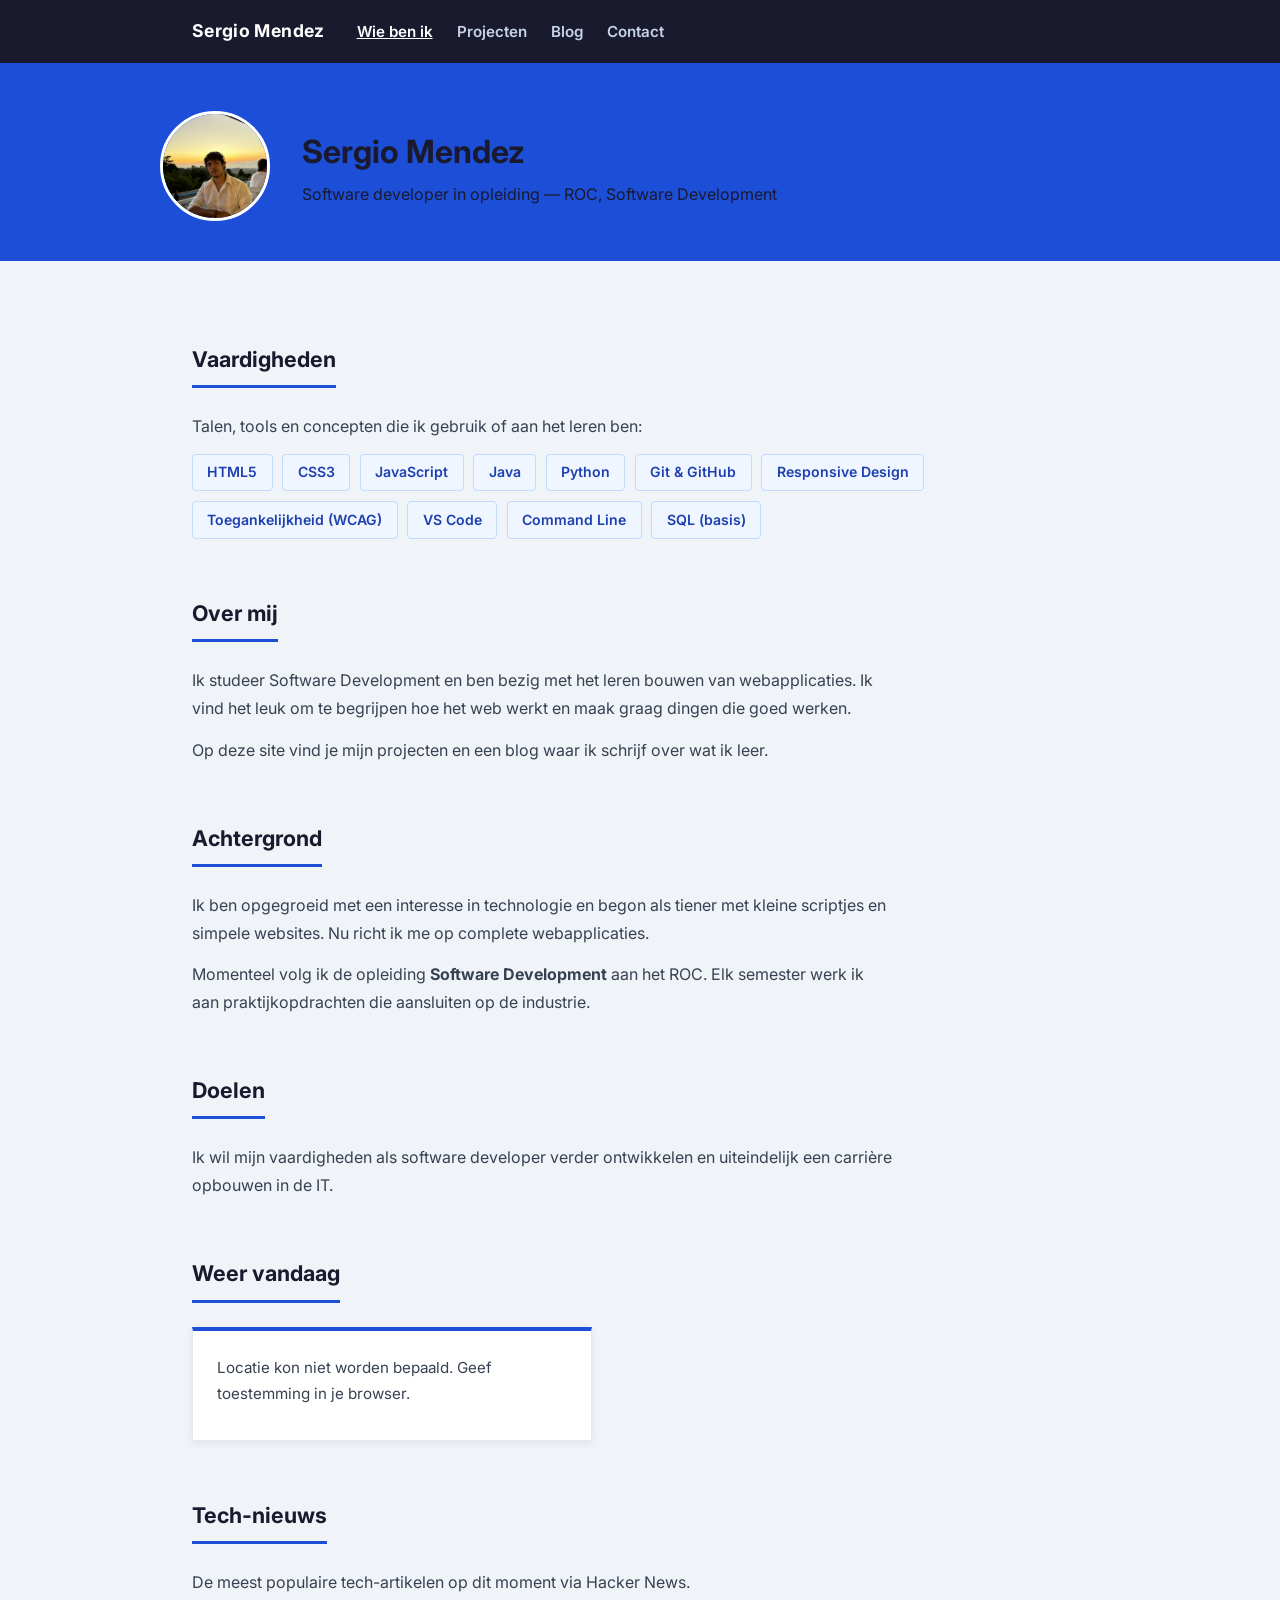
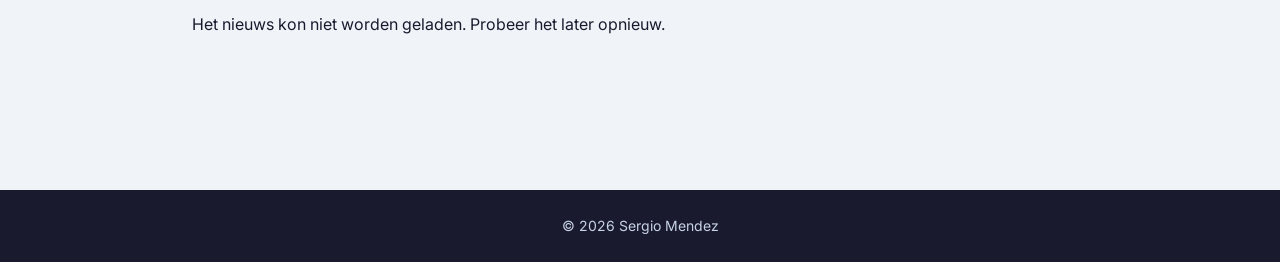
<file: index.html>
<!DOCTYPE html>
<html lang="nl">
<head>
  <meta charset="UTF-8" />
  <meta name="viewport" content="width=device-width, initial-scale=1.0" />
  <meta name="description" content="Portfolio van Sergio Mendez – software developer in opleiding." />
  <title>Wie ben ik – Sergio Mendez</title>
  <link rel="preconnect" href="https://fonts.googleapis.com" />
  <link rel="preconnect" href="https://fonts.gstatic.com" crossorigin />
  <link rel="stylesheet" href="https://fonts.googleapis.com/css2?family=Inter:wght@400;600;700&display=swap" />
  <link rel="stylesheet" href="css/style.css" />
</head>
<body>

  <a class="skip-link" href="#main-content">Ga naar inhoud</a>

  <nav aria-label="Hoofdnavigatie">
    <div class="container">
      <a class="logo" href="index.html">Sergio Mendez</a>
      <ul>
        <li><a href="index.html" aria-current="page">Wie ben ik</a></li>
        <li><a href="projects.html">Projecten</a></li>
        <li><a href="blog.html">Blog</a></li>
        <li><a href="contact.html">Contact</a></li>
      </ul>
    </div>
  </nav>

  <header class="page-header">
    <div class="header-profiel">
      <img
        src="images/sergio.jpg"
        alt="Foto van Sergio Mendez"
        class="profiel-foto"
      />
      <div>
        <h1>Sergio Mendez</h1>
        <p>Software developer in opleiding &mdash; ROC, Software Development</p>
      </div>
    </div>
  </header>

  <main id="main-content">

    <section>
      <h2>Vaardigheden</h2>
      <p>Talen, tools en concepten die ik gebruik of aan het leren ben:</p>
      <ul class="vaardigheden">
        <li>HTML5</li>
        <li>CSS3</li>
        <li>JavaScript</li>
        <li>Java</li>
        <li>Python</li>
        <li>Git &amp; GitHub</li>
        <li>Responsive Design</li>
        <li>Toegankelijkheid (WCAG)</li>
        <li>VS Code</li>
        <li>Command Line</li>
        <li>SQL (basis)</li>
      </ul>
    </section>

    <section>
      <h2>Over mij</h2>
      <p>
        Ik studeer Software Development en ben bezig met het leren bouwen van
        webapplicaties. Ik vind het leuk om te begrijpen hoe het web werkt en
        maak graag dingen die goed werken.
      </p>
      <p>
        Op deze site vind je mijn projecten en een blog waar ik schrijf over
        wat ik leer.
      </p>
    </section>

    <section>
      <h2>Achtergrond</h2>
      <p>
        Ik ben opgegroeid met een interesse in technologie en begon als tiener
        met kleine scriptjes en simpele websites. Nu richt ik me op complete
        webapplicaties.
      </p>
      <p>
        Momenteel volg ik de opleiding <strong>Software Development</strong>
        aan het ROC. Elk semester werk ik aan praktijkopdrachten die
        aansluiten op de industrie.
      </p>
    </section>

    <section>
      <h2>Doelen</h2>
      <p>
        Ik wil mijn vaardigheden als software developer verder ontwikkelen en
        uiteindelijk een carrière opbouwen in de IT.
      </p>
    </section>

    <section id="weer-sectie">
      <h2>Weer vandaag</h2>
      <div id="weer-inhoud" class="weer-blok">
        <p>Weerbericht wordt geladen...</p>
      </div>
    </section>

    <section id="nieuws-sectie">
      <h2>Tech-nieuws</h2>
      <p>De meest populaire tech-artikelen op dit moment via Hacker News.</p>
      <ul id="nieuws-lijst" class="nieuws-lijst">
        <li>Nieuws laden...</li>
      </ul>
    </section>

  </main>

  <footer>
    <p>&copy; 2026 Sergio Mendez</p>
  </footer>

  <script src="js/weer.js"></script>
  <script src="js/nieuws.js"></script>

</body>
</html>
</file>
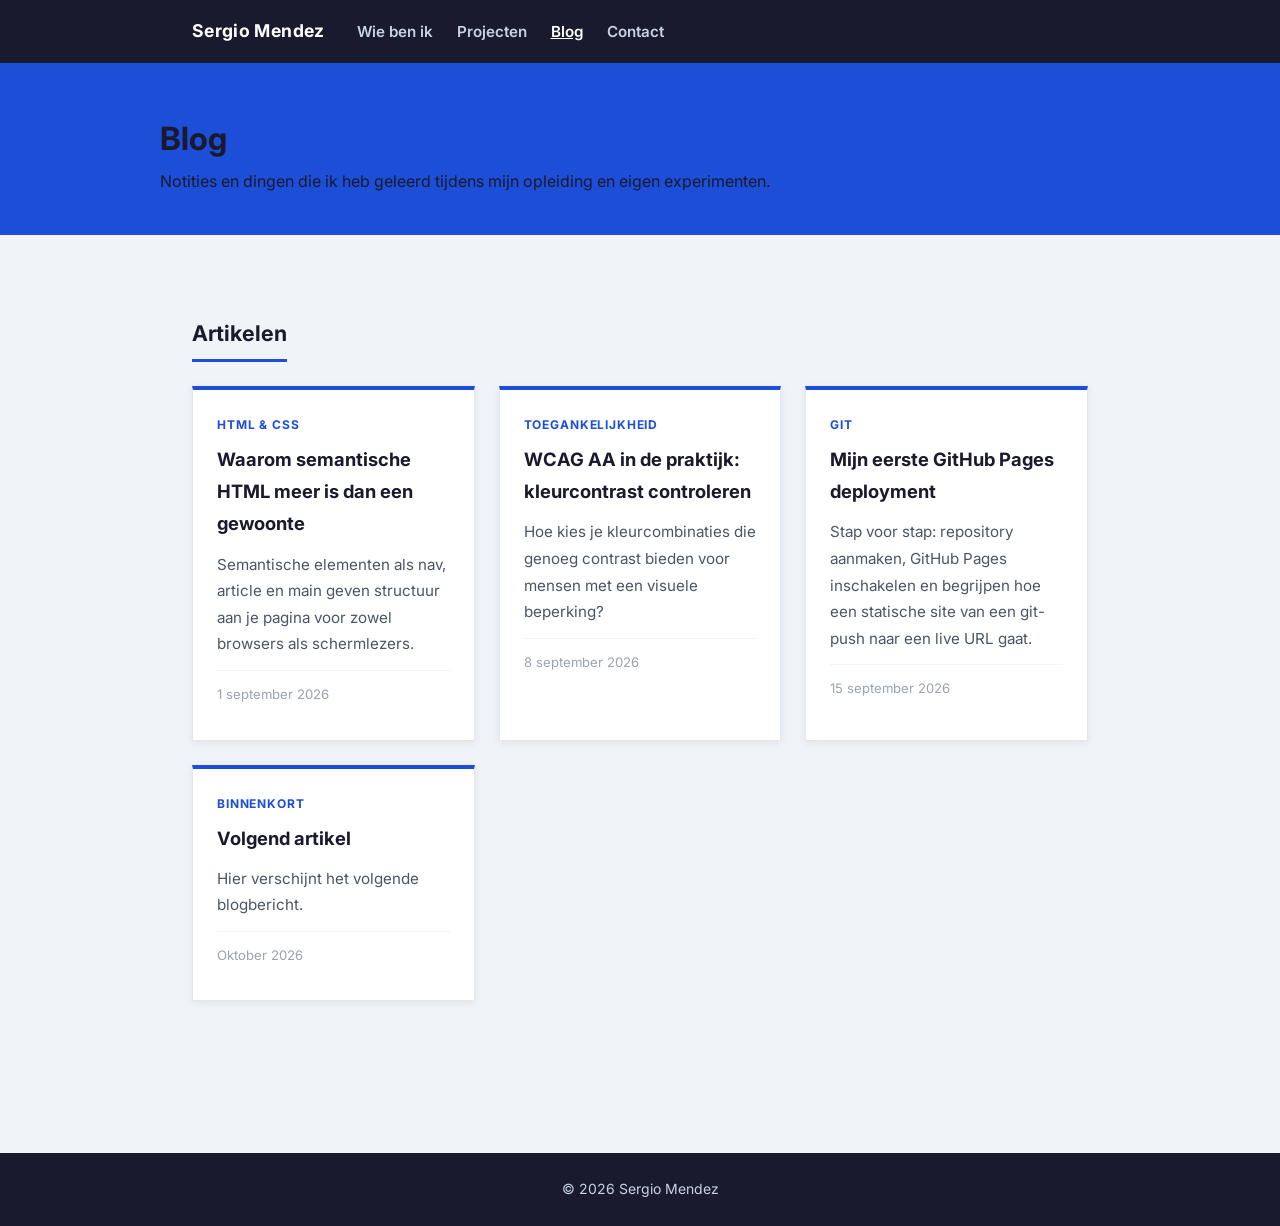
<file: blog.html>
<!DOCTYPE html>
<html lang="nl">
<head>
  <meta charset="UTF-8" />
  <meta name="viewport" content="width=device-width, initial-scale=1.0" />
  <meta name="description" content="Blog van Sergio Mendez – notities en leerlogboek over software development." />
  <title>Blog – Sergio Mendez</title>
  <link rel="preconnect" href="https://fonts.googleapis.com" />
  <link rel="preconnect" href="https://fonts.gstatic.com" crossorigin />
  <link rel="stylesheet" href="https://fonts.googleapis.com/css2?family=Inter:wght@400;600;700&display=swap" />
  <link rel="stylesheet" href="css/style.css" />
</head>
<body>

  <a class="skip-link" href="#main-content">Ga naar inhoud</a>

  <nav aria-label="Hoofdnavigatie">
    <div class="container">
      <a class="logo" href="index.html">Sergio Mendez</a>
      <ul>
        <li><a href="index.html">Wie ben ik</a></li>
        <li><a href="projects.html">Projecten</a></li>
        <li><a href="blog.html" aria-current="page">Blog</a></li>
        <li><a href="contact.html">Contact</a></li>
      </ul>
    </div>
  </nav>

  <header class="page-header">
    <h1>Blog</h1>
    <p>Notities en dingen die ik heb geleerd tijdens mijn opleiding en eigen experimenten.</p>
  </header>

  <main id="main-content">

    <section>
      <h2>Artikelen</h2>

      <ul class="blokken blokken--twee-kolommen">

        <li class="blok">
          <p class="label">HTML &amp; CSS</p>
          <h3>Waarom semantische HTML meer is dan een gewoonte</h3>
          <p>
            Semantische elementen als nav, article en main geven structuur
            aan je pagina voor zowel browsers als schermlezers.
          </p>
          <p class="meta"><time datetime="2026-09-01">1 september 2026</time></p>
        </li>

        <li class="blok">
          <p class="label">Toegankelijkheid</p>
          <h3>WCAG AA in de praktijk: kleurcontrast controleren</h3>
          <p>
            Hoe kies je kleurcombinaties die genoeg contrast bieden voor
            mensen met een visuele beperking?
          </p>
          <p class="meta"><time datetime="2026-09-08">8 september 2026</time></p>
        </li>

        <li class="blok">
          <p class="label">Git</p>
          <h3>Mijn eerste GitHub Pages deployment</h3>
          <p>
            Stap voor stap: repository aanmaken, GitHub Pages inschakelen en
            begrijpen hoe een statische site van een git-push naar een live
            URL gaat.
          </p>
          <p class="meta"><time datetime="2026-09-15">15 september 2026</time></p>
        </li>

        <li class="blok">
          <p class="label">Binnenkort</p>
          <h3>Volgend artikel</h3>
          <p>Hier verschijnt het volgende blogbericht.</p>
          <p class="meta"><time datetime="2026-10-01">Oktober 2026</time></p>
        </li>

      </ul>
    </section>

  </main>

  <footer>
    <p>&copy; 2026 Sergio Mendez</p>
  </footer>

</body>
</html>
</file>
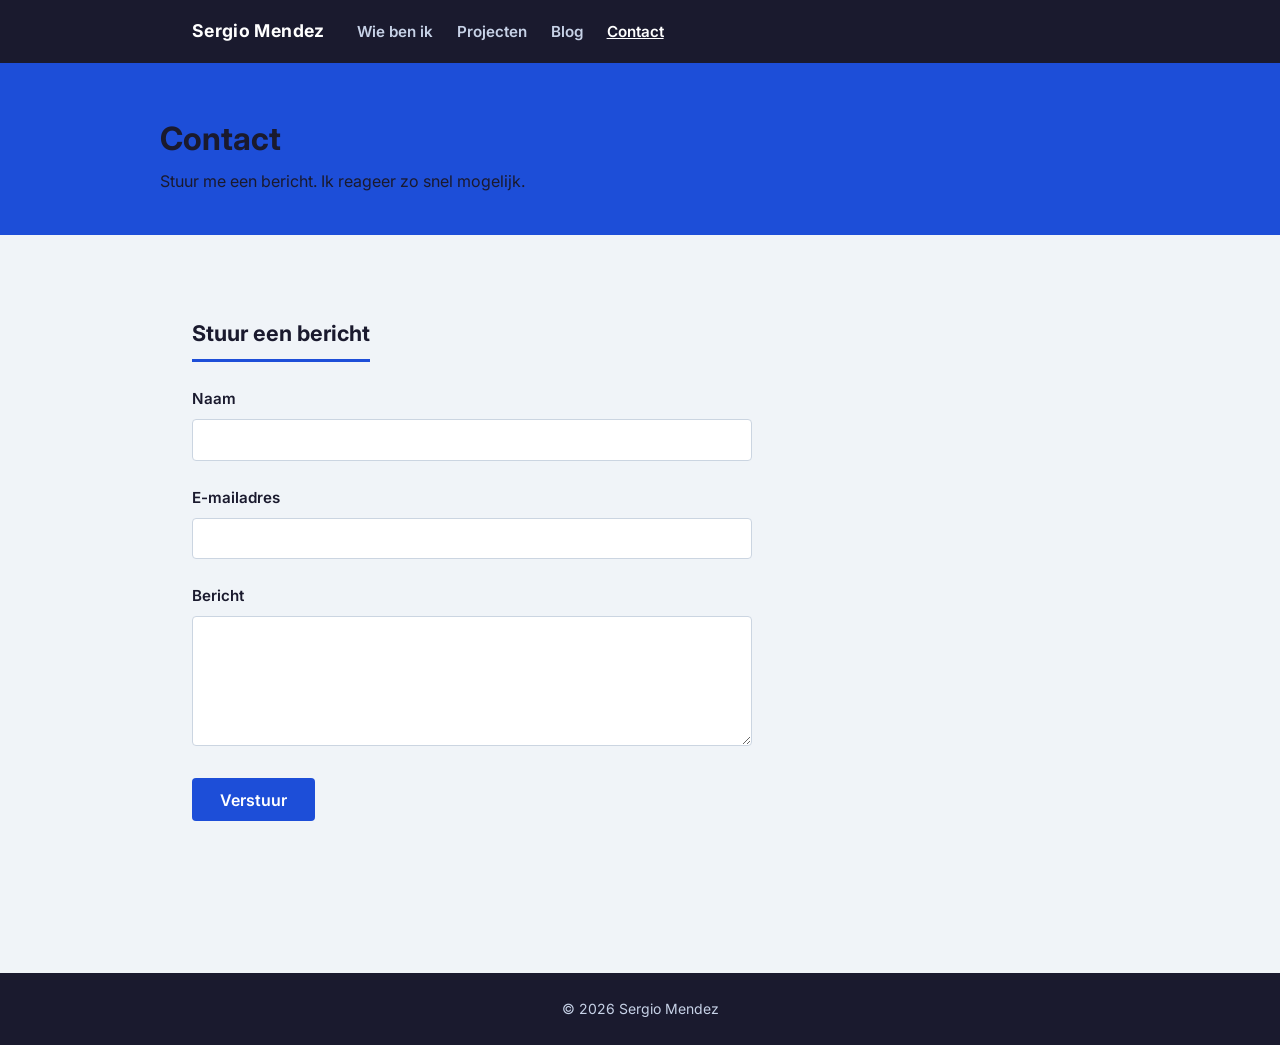
<file: contact.html>
<!DOCTYPE html>
<html lang="nl">
<head>
  <meta charset="UTF-8" />
  <meta name="viewport" content="width=device-width, initial-scale=1.0" />
  <meta name="description" content="Contactformulier van Sergio Mendez." />
  <title>Contact – Sergio Mendez</title>
  <link rel="preconnect" href="https://fonts.googleapis.com" />
  <link rel="preconnect" href="https://fonts.gstatic.com" crossorigin />
  <link rel="stylesheet" href="https://fonts.googleapis.com/css2?family=Inter:wght@400;600;700&display=swap" />
  <link rel="stylesheet" href="css/style.css" />
</head>
<body>

  <a class="skip-link" href="#main-content">Ga naar inhoud</a>

  <nav aria-label="Hoofdnavigatie">
    <div class="container">
      <a class="logo" href="index.html">Sergio Mendez</a>
      <ul>
        <li><a href="index.html">Wie ben ik</a></li>
        <li><a href="projects.html">Projecten</a></li>
        <li><a href="blog.html">Blog</a></li>
        <li><a href="contact.html" aria-current="page">Contact</a></li>
      </ul>
    </div>
  </nav>

  <header class="page-header">
    <h1>Contact</h1>
    <p>Stuur me een bericht. Ik reageer zo snel mogelijk.</p>
  </header>

  <main id="main-content">

    <section>
      <h2>Stuur een bericht</h2>

      <form class="formulier" id="contact-formulier" novalidate>

        <div class="formulier-veld">
          <label for="naam">Naam</label>
          <input
            type="text"
            id="naam"
            name="naam"
            autocomplete="name"
            aria-describedby="naam-fout"
          />
          <p class="foutmelding" id="naam-fout" role="alert">Vul je naam in.</p>
        </div>

        <div class="formulier-veld">
          <label for="email">E-mailadres</label>
          <input
            type="email"
            id="email"
            name="email"
            autocomplete="email"
            aria-describedby="email-fout"
          />
          <p class="foutmelding" id="email-fout" role="alert">Vul een geldig e-mailadres in (bijvoorbeeld naam@domein.nl).</p>
        </div>

        <div class="formulier-veld">
          <label for="bericht">Bericht</label>
          <textarea
            id="bericht"
            name="bericht"
            aria-describedby="bericht-fout"
          ></textarea>
          <p class="foutmelding" id="bericht-fout" role="alert">Je bericht moet minimaal 20 tekens bevatten.</p>
        </div>

        <button type="submit">Verstuur</button>

      </form>

      <div class="bevestiging" id="bevestiging" role="status">
        Je bericht is verstuurd. Bedankt, ik neem zo snel mogelijk contact met je op.
      </div>

    </section>

  </main>

  <footer>
    <p>&copy; 2026 Sergio Mendez</p>
  </footer>

  <script src="js/contact.js"></script>

</body>
</html>
</file>
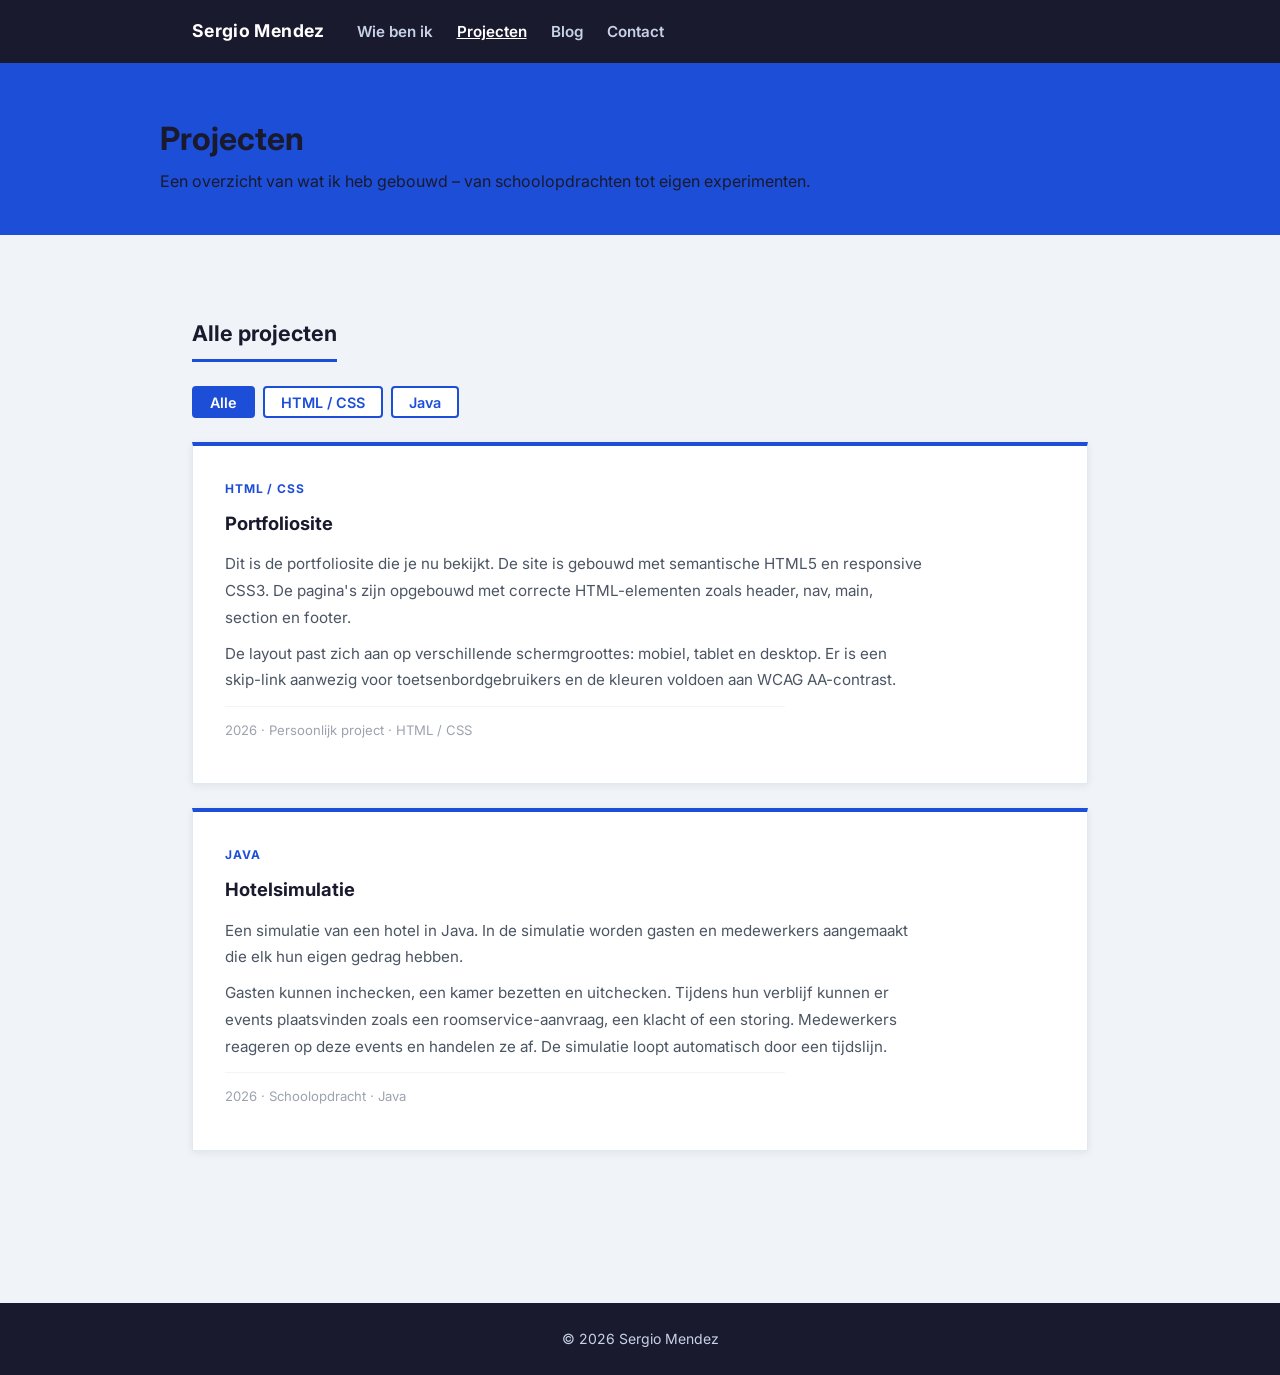
<file: projects.html>
<!DOCTYPE html>
<html lang="nl">
<head>
  <meta charset="UTF-8" />
  <meta name="viewport" content="width=device-width, initial-scale=1.0" />
  <meta name="description" content="Een overzicht van de projecten van Sergio Mendez." />
  <title>Projecten – Sergio Mendez</title>
  <link rel="preconnect" href="https://fonts.googleapis.com" />
  <link rel="preconnect" href="https://fonts.gstatic.com" crossorigin />
  <link rel="stylesheet" href="https://fonts.googleapis.com/css2?family=Inter:wght@400;600;700&display=swap" />
  <link rel="stylesheet" href="css/style.css" />
</head>
<body>

  <a class="skip-link" href="#main-content">Ga naar inhoud</a>

  <nav aria-label="Hoofdnavigatie">
    <div class="container">
      <a class="logo" href="index.html">Sergio Mendez</a>
      <ul>
        <li><a href="index.html">Wie ben ik</a></li>
        <li><a href="projects.html" aria-current="page">Projecten</a></li>
        <li><a href="blog.html">Blog</a></li>
        <li><a href="contact.html">Contact</a></li>
      </ul>
    </div>
  </nav>

  <header class="page-header">
    <h1>Projecten</h1>
    <p>Een overzicht van wat ik heb gebouwd – van schoolopdrachten tot eigen experimenten.</p>
  </header>

  <main id="main-content">

    <section>
      <h2>Alle projecten</h2>

      <div class="filter-knoppen" role="group" aria-label="Filter op categorie">
        <button class="actief" data-filter="alle">Alle</button>
        <button data-filter="HTML / CSS">HTML / CSS</button>
        <button data-filter="Java">Java</button>
      </div>

      <ul class="blokken" id="projecten-lijst">
        <!-- Projecten worden hier door JavaScript ingevoegd -->
      </ul>
    </section>

  </main>

  <footer>
    <p>&copy; 2026 Sergio Mendez</p>
  </footer>

  <script src="js/projects.js"></script>

</body>
</html>
</file>
<file: css/style.css>
/* Portfolio – Sergio Mendez */

/* ── Google Fonts ── */
@import url('https://fonts.googleapis.com/css2?family=Inter:wght@400;600;700&display=swap');

/* ── Reset ── */
* {
  box-sizing: border-box;
  margin: 0;
  padding: 0;
}

/* ── Basis ── */
body {
  font-family: 'Inter', Arial, sans-serif;
  background-color: #f0f4f8;
  color: #1a1a2e;
  line-height: 1.75;
}

a {
  color: #1d4ed8;
}

a:hover {
  text-decoration: none;
}

/* ── Container: centreert de inhoud ── */
.container {
  max-width: 960px;
  margin: 0 auto;
  padding: 0 2rem;
}

/* ── Skip-link ── */
.skip-link {
  position: absolute;
  top: -999px;
  left: 1rem;
  background: #1d4ed8;
  color: #ffffff;
  padding: 0.5rem 1rem;
  z-index: 100;
}

.skip-link:focus {
  top: 1rem;
}

/* ── Navigatie – volle breedte ── */
nav {
  background-color: #1a1a2e;
  padding: 1rem 0;
  width: 100%;
}

nav .container {
  display: flex;
  align-items: center;
  gap: 2rem;
}

nav .logo {
  color: #ffffff;
  font-weight: 700;
  font-size: 1.1rem;
  text-decoration: none;
  letter-spacing: 0.02em;
}

nav ul {
  list-style: none;
  display: flex;
  gap: 1.5rem;
}

nav ul a {
  color: #c7d2e7;
  text-decoration: none;
  font-size: 0.95rem;
  font-weight: 600;
}

nav ul a:hover,
nav ul a[aria-current="page"] {
  color: #ffffff;
  text-decoration: underline;
}

/* ── Profielfoto in header ── */
.header-profiel {
  display: flex;
  align-items: center;
  gap: 2rem;
}

.profiel-foto {
  width: 110px;
  height: 110px;
  object-fit: cover;
  border-radius: 50%;
  border: 3px solid #ffffff;
  flex-shrink: 0;
}

.header-tekst h1 {
  font-size: 2.2rem;
  font-weight: 700;
  margin-bottom: 0.5rem;
  color: #ffffff;
}

.header-tekst p {
  font-size: 1.05rem;
  color: #bfdbfe;
}

/* ── Paginakop – volle breedte ── */
header.page-header {
  background-color: #1d4ed8;
  width: 100%;
  padding: 3rem 2rem 2.5rem;
  margin-bottom: 3rem;
  max-width: 100%;
}

header.page-header > * {
  max-width: 960px;
  margin-left: auto;
  margin-right: auto;
}

/* ── Main ── */
main {
  max-width: 960px;
  margin: 0 auto;
  padding: 2rem 2rem 4rem;
}

/* ── Secties ── */
section {
  margin-bottom: 3.5rem;
}

section h2 {
  font-size: 1.35rem;
  font-weight: 700;
  color: #1a1a2e;
  border-bottom: 3px solid #1d4ed8;
  padding-bottom: 0.4rem;
  margin-bottom: 1.5rem;
  display: inline-block;
}

section p {
  margin-bottom: 0.85rem;
  max-width: 70ch;
  color: #374151;
}

/* ── Filterknoppen ── */
.filter-knoppen {
  display: flex;
  flex-wrap: wrap;
  gap: 0.5rem;
  margin-bottom: 1.5rem;
}

.filter-knoppen button {
  background-color: #ffffff;
  border: 2px solid #1d4ed8;
  color: #1d4ed8;
  padding: 0.35rem 1rem;
  font-size: 0.9rem;
  font-weight: 600;
  cursor: pointer;
  font-family: 'Inter', Arial, sans-serif;
  border-radius: 4px;
}

.filter-knoppen button:hover {
  background-color: #eff6ff;
}

.filter-knoppen button.actief {
  background-color: #1d4ed8;
  color: #ffffff;
}

/* ── Blokkenraster ── */
.blokken {
  display: grid;
  grid-template-columns: 1fr;
  gap: 1.5rem;
  list-style: none;
}

.blok {
  background-color: #ffffff;
  border: 1px solid #e2e8f0;
  border-top: 4px solid #1d4ed8;
  padding: 1.5rem;
  box-shadow: 0 2px 8px rgba(0, 0, 0, 0.07);
}

.blok--groot {
  padding: 2rem;
  min-height: 280px;
}

.blok .label {
  font-size: 0.75rem;
  text-transform: uppercase;
  letter-spacing: 0.07em;
  color: #1d4ed8;
  font-weight: 700;
  margin-bottom: 0.5rem;
}

.blok h3 {
  font-size: 1.15rem;
  font-weight: 700;
  color: #1a1a2e;
  margin-bottom: 0.75rem;
}

.blok p {
  color: #4b5563;
  font-size: 0.95rem;
  margin-bottom: 0.6rem;
}

.blok .meta {
  font-size: 0.82rem;
  color: #9ca3af;
  margin-top: 0.75rem;
  padding-top: 0.75rem;
  border-top: 1px solid #f1f5f9;
}

/* ── Vaardighedenlijst ── */
.vaardigheden {
  display: flex;
  flex-wrap: wrap;
  gap: 0.6rem;
  list-style: none;
  margin-top: 0.75rem;
}

.vaardigheden li {
  background-color: #eff6ff;
  border: 1px solid #bfdbfe;
  color: #1e40af;
  padding: 0.35rem 0.9rem;
  font-size: 0.88rem;
  font-weight: 600;
  border-radius: 4px;
}

/* ── Contactformulier ── */
.formulier {
  max-width: 560px;
}

.formulier-veld {
  margin-bottom: 1.5rem;
}

.formulier-veld label {
  display: block;
  font-weight: 600;
  margin-bottom: 0.4rem;
  font-size: 0.95rem;
  color: #1a1a2e;
}

.formulier-veld input,
.formulier-veld textarea {
  width: 100%;
  border: 1px solid #cbd5e1;
  padding: 0.65rem 0.85rem;
  font-family: 'Inter', Arial, sans-serif;
  font-size: 0.95rem;
  background-color: #ffffff;
  color: #1a1a2e;
  border-radius: 4px;
}

.formulier-veld input:focus,
.formulier-veld textarea:focus {
  outline: 2px solid #1d4ed8;
  border-color: #1d4ed8;
}

.formulier-veld textarea {
  height: 130px;
  resize: vertical;
}

.foutmelding {
  color: #dc2626;
  font-size: 0.85rem;
  margin-top: 0.3rem;
  display: none;
}

.foutmelding.zichtbaar {
  display: block;
}

.formulier button[type="submit"] {
  background-color: #1d4ed8;
  color: #ffffff;
  border: none;
  padding: 0.7rem 1.75rem;
  font-size: 1rem;
  font-weight: 600;
  font-family: 'Inter', Arial, sans-serif;
  cursor: pointer;
  border-radius: 4px;
}

.formulier button[type="submit"]:hover {
  background-color: #1e40af;
}

.bevestiging {
  background-color: #f0fdf4;
  border: 1px solid #86efac;
  padding: 1rem 1.25rem;
  margin-top: 1.5rem;
  font-size: 0.95rem;
  border-radius: 4px;
  display: none;
}

.bevestiging.zichtbaar {
  display: block;
}

/* ── Weer-blok ── */
.weer-blok {
  background-color: #ffffff;
  border: 1px solid #e2e8f0;
  border-top: 4px solid #1d4ed8;
  padding: 1.5rem;
  max-width: 400px;
  box-shadow: 0 2px 8px rgba(0, 0, 0, 0.07);
}

.weer-blok p {
  margin-bottom: 0.5rem;
  font-size: 0.95rem;
  color: #374151;
}

.weer-bron {
  font-size: 0.78rem;
  color: #9ca3af;
  margin-top: 0.75rem;
  padding-top: 0.75rem;
  border-top: 1px solid #f1f5f9;
}

/* ── Nieuws-lijst ── */
.nieuws-lijst {
  list-style: none;
  display: grid;
  grid-template-columns: 1fr;
  gap: 1rem;
}

.nieuws-item {
  background-color: #ffffff;
  border: 1px solid #e2e8f0;
  border-left: 4px solid #1d4ed8;
  padding: 1rem 1.25rem;
  box-shadow: 0 2px 8px rgba(0, 0, 0, 0.05);
}

.nieuws-titel {
  font-size: 0.95rem;
  font-weight: 600;
  margin-bottom: 0.3rem;
}

.nieuws-titel a {
  color: #1a1a2e;
  text-decoration: none;
}

.nieuws-titel a:hover {
  color: #1d4ed8;
  text-decoration: underline;
}

.nieuws-context {
  font-size: 0.83rem;
  color: #6b7280;
  margin-bottom: 0.4rem;
}

.nieuws-meta {
  font-size: 0.78rem;
  color: #9ca3af;
}

/* ── Footer – volle breedte ── */
footer {
  background-color: #1a1a2e;
  color: #c7d2e7;
  text-align: center;
  padding: 1.5rem 0;
  font-size: 0.875rem;
  margin-top: 2rem;
  width: 100%;
}

/* ── Tablet (≥ 600px) ── */
@media (min-width: 600px) {
  .blokken--twee-kolommen {
    grid-template-columns: repeat(2, 1fr);
  }
}

/* ── Desktop (≥ 1024px) ── */
@media (min-width: 1024px) {
  .blokken--twee-kolommen {
    grid-template-columns: repeat(3, 1fr);
  }
}
</file>
